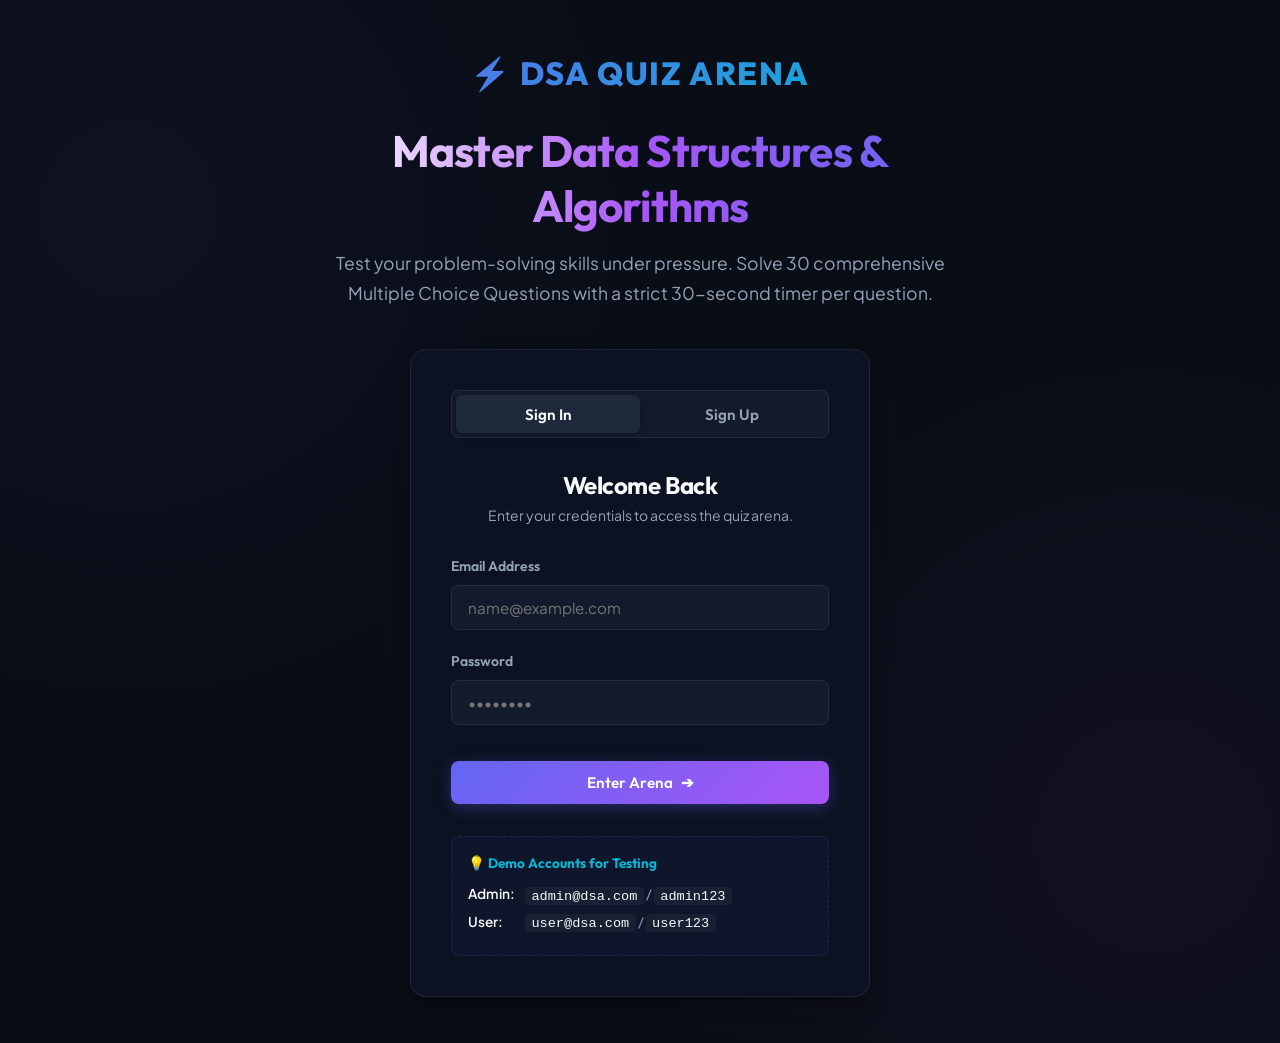
<file: index.html>
<!DOCTYPE html>
<html lang="en">
<head>
  <meta charset="UTF-8">
  <meta name="viewport" content="width=device-width, initial-scale=1.0">
  <title>DSA Quiz Application - Master Data Structures & Algorithms</title>
  <meta name="description" content="Test your DSA knowledge with this responsive 30-question quiz application featuring a live leaderboard and dynamic analytics.">
  
  <!-- Stylesheets -->
  <link rel="stylesheet" href="css/style.css">
  <link rel="stylesheet" href="css/index.css">
</head>
<body>

  <div class="container landing-container animated-fadeIn">
    
    <!-- Hero / Logo Section -->
    <div class="hero-section">
      <div class="logo">
        <span>⚡</span> DSA QUIZ ARENA
      </div>
      <h1>Master Data Structures & Algorithms</h1>
      <p class="subtitle">Test your problem-solving skills under pressure. Solve 30 comprehensive Multiple Choice Questions with a strict 30-second timer per question.</p>
    </div>

    <!-- Auth Card -->
    <div class="glass-card auth-card">
      <div class="auth-tabs">
        <button id="tab-login" class="auth-tab active" aria-selected="true">Sign In</button>
        <button id="tab-register" class="auth-tab" aria-selected="false">Sign Up</button>
      </div>

      <!-- Login Form -->
      <form id="form-login" class="auth-form active">
        <h2 class="form-title">Welcome Back</h2>
        <p class="form-subtitle">Enter your credentials to access the quiz arena.</p>

        <div class="form-group">
          <label class="form-label" for="login-email">Email Address</label>
          <input type="email" id="login-email" class="form-control" placeholder="name@example.com" required>
        </div>

        <div class="form-group">
          <label class="form-label" for="login-password">Password</label>
          <input type="password" id="login-password" class="form-control" placeholder="••••••••" required>
        </div>

        <button type="submit" class="btn btn-primary w-full mt-4">
          Enter Arena <span>➔</span>
        </button>
      </form>

      <!-- Registration Form -->
      <form id="form-register" class="auth-form">
        <h2 class="form-title">Create Account</h2>
        <p class="form-subtitle">Register to trace your rank on the leaderboard.</p>

        <div class="form-group">
          <label class="form-label" for="register-username">Username</label>
          <input type="text" id="register-username" class="form-control" placeholder="AlgoGeek" required minlength="3" maxlength="15">
        </div>

        <div class="form-group">
          <label class="form-label" for="register-email">Email Address</label>
          <input type="email" id="register-email" class="form-control" placeholder="name@example.com" required>
        </div>

        <div class="form-group">
          <label class="form-label" for="register-password">Password</label>
          <input type="password" id="register-password" class="form-control" placeholder="At least 6 characters" required minlength="6">
        </div>

        <div class="form-group">
          <label class="form-label" for="register-confirm-password">Confirm Password</label>
          <input type="password" id="register-confirm-password" class="form-control" placeholder="Repeat password" required>
        </div>

        <button type="submit" class="btn btn-primary w-full mt-4">
          Register & Join <span>➔</span>
        </button>
      </form>

      <!-- Testing Credentials Box -->
      <div class="demo-credentials">
        <div class="demo-title">💡 Demo Accounts for Testing</div>
        <div class="demo-item">
          <span>Admin:</span> <code>admin@dsa.com</code> / <code>admin123</code>
        </div>
        <div class="demo-item">
          <span>User:</span> <code>user@dsa.com</code> / <code>user123</code>
        </div>
      </div>

    </div>
  </div>

  <!-- JavaScript Modules -->
  <script type="module" src="js/auth.js"></script>
</body>
</html>
</file>
<file: css/style.css>
/* Global Styles & Design System */

@import url('https://fonts.googleapis.com/css2?family=Outfit:wght@300;400;500;600;700;800&family=Plus+Jakarta+Sans:wght@300;400;500;600;700;800&display=swap');

:root {
  /* Colors */
  --bg-primary: #090d16;
  --bg-secondary: #0f172a;
  --bg-tertiary: #1e293b;
  
  --primary: #6366f1;       /* Indigo */
  --primary-glow: rgba(99, 102, 241, 0.15);
  --secondary: #a855f7;     /* Purple */
  --secondary-glow: rgba(168, 85, 247, 0.15);
  
  --accent: #06b6d4;        /* Cyan */
  --success: #10b981;       /* Emerald */
  --warning: #f59e0b;       /* Amber */
  --error: #ef4444;         /* Rose */
  
  --text-primary: #f8fafc;
  --text-secondary: #94a3b8;
  --text-muted: #64748b;
  
  /* Borders & Shadows */
  --border-glow: rgba(255, 255, 255, 0.08);
  --border-focus: rgba(99, 102, 241, 0.5);
  --shadow-sm: 0 2px 8px -1px rgba(0, 0, 0, 0.2);
  --shadow-md: 0 10px 25px -5px rgba(0, 0, 0, 0.4);
  --shadow-lg: 0 20px 50px -12px rgba(0, 0, 0, 0.6);
  --shadow-glow: 0 0 20px 2px rgba(99, 102, 241, 0.15);
  
  /* Fonts */
  --font-heading: 'Outfit', -apple-system, BlinkMacSystemFont, "Segoe UI", Roboto, sans-serif;
  --font-body: 'Plus Jakarta Sans', -apple-system, BlinkMacSystemFont, "Segoe UI", Roboto, sans-serif;
  
  /* Layout */
  --radius-sm: 8px;
  --radius-md: 16px;
  --radius-lg: 24px;
  --transition-fast: 0.2s cubic-bezier(0.4, 0, 0.2, 1);
  --transition-normal: 0.3s cubic-bezier(0.4, 0, 0.2, 1);
}

/* Base resets */
* {
  box-sizing: border-box;
  margin: 0;
  padding: 0;
}

body {
  background-color: var(--bg-primary);
  color: var(--text-primary);
  font-family: var(--font-body);
  min-height: 100vh;
  display: flex;
  flex-direction: column;
  overflow-x: hidden;
  position: relative;
  line-height: 1.6;
}

/* Background grid & glowing patterns */
body::before {
  content: '';
  position: absolute;
  top: 0;
  left: 0;
  right: 0;
  bottom: 0;
  background-image: 
    radial-gradient(circle at 10% 20%, rgba(99, 102, 241, 0.05) 0%, transparent 40%),
    radial-gradient(circle at 90% 80%, rgba(168, 85, 247, 0.05) 0%, transparent 40%);
  z-index: -1;
  pointer-events: none;
}

h1, h2, h3, h4, h5, h6 {
  font-family: var(--font-heading);
  font-weight: 700;
  letter-spacing: -0.02em;
  color: var(--text-primary);
  line-height: 1.25;
}

/* Scrollbar styling */
::-webkit-scrollbar {
  width: 8px;
  height: 8px;
}

::-webkit-scrollbar-track {
  background: var(--bg-primary);
}

::-webkit-scrollbar-thumb {
  background: var(--bg-tertiary);
  border-radius: var(--radius-sm);
}

::-webkit-scrollbar-thumb:hover {
  background: var(--text-muted);
}

/* Common Layout Components */
.container {
  width: 100%;
  max-width: 1200px;
  margin: 0 auto;
  padding: 1.5rem;
}

.glass-card {
  background: rgba(15, 23, 42, 0.6);
  backdrop-filter: blur(16px);
  -webkit-backdrop-filter: blur(16px);
  border: 1px solid var(--border-glow);
  border-radius: var(--radius-md);
  box-shadow: var(--shadow-md);
  transition: var(--transition-normal);
}

.glass-card:hover {
  border-color: rgba(255, 255, 255, 0.12);
  box-shadow: var(--shadow-lg);
}

/* Forms & Inputs */
.form-group {
  margin-bottom: 1.25rem;
  display: flex;
  flex-direction: column;
  gap: 0.5rem;
  text-align: left;
}

.form-label {
  font-size: 0.875rem;
  font-weight: 600;
  color: var(--text-secondary);
  font-family: var(--font-heading);
}

.form-control {
  background: rgba(30, 41, 59, 0.4);
  border: 1px solid var(--border-glow);
  border-radius: var(--radius-sm);
  padding: 0.75rem 1rem;
  color: var(--text-primary);
  font-family: var(--font-body);
  font-size: 0.95rem;
  transition: var(--transition-fast);
}

.form-control:focus {
  outline: none;
  border-color: var(--primary);
  background: rgba(30, 41, 59, 0.7);
  box-shadow: 0 0 10px rgba(99, 102, 241, 0.2);
}

/* Buttons */
.btn {
  display: inline-flex;
  align-items: center;
  justify-content: center;
  padding: 0.75rem 1.5rem;
  font-family: var(--font-heading);
  font-weight: 600;
  font-size: 0.95rem;
  border-radius: var(--radius-sm);
  border: none;
  cursor: pointer;
  transition: var(--transition-fast);
  gap: 0.5rem;
  text-decoration: none;
}

.btn-primary {
  background: linear-gradient(135deg, var(--primary), var(--secondary));
  color: #fff;
  box-shadow: 0 4px 15px rgba(99, 102, 241, 0.3);
}

.btn-primary:hover {
  transform: translateY(-2px);
  box-shadow: 0 6px 20px rgba(99, 102, 241, 0.4), var(--shadow-glow);
}

.btn-primary:active {
  transform: translateY(0);
}

.btn-secondary {
  background: rgba(30, 41, 59, 0.6);
  color: var(--text-primary);
  border: 1px solid var(--border-glow);
}

.btn-secondary:hover {
  background: rgba(30, 41, 59, 0.9);
  border-color: var(--text-secondary);
}

.btn-success {
  background: var(--success);
  color: #fff;
}

.btn-success:hover {
  transform: translateY(-2px);
  box-shadow: 0 4px 12px rgba(16, 185, 129, 0.3);
}

.btn-danger {
  background: var(--error);
  color: #fff;
}

.btn-danger:hover {
  transform: translateY(-2px);
  box-shadow: 0 4px 12px rgba(239, 68, 68, 0.3);
}

.btn:disabled {
  opacity: 0.5;
  cursor: not-allowed;
  transform: none !important;
  box-shadow: none !important;
}

/* Animations */
@keyframes fadeIn {
  from { opacity: 0; transform: translateY(10px); }
  to { opacity: 1; transform: translateY(0); }
}

.animated-fadeIn {
  animation: fadeIn var(--transition-normal) forwards;
}

/* Header Utilities */
header {
  border-bottom: 1px solid var(--border-glow);
  background: rgba(15, 23, 42, 0.3);
  backdrop-filter: blur(8px);
  position: sticky;
  top: 0;
  z-index: 100;
}

.header-container {
  display: flex;
  justify-content: space-between;
  align-items: center;
  padding: 1rem 1.5rem;
  max-width: 1200px;
  margin: 0 auto;
}

.logo {
  font-family: var(--font-heading);
  font-weight: 800;
  font-size: 1.5rem;
  background: linear-gradient(135deg, var(--primary), var(--accent));
  -webkit-background-clip: text;
  -webkit-text-fill-color: transparent;
  display: flex;
  align-items: center;
  gap: 0.5rem;
  text-decoration: none;
}

.user-nav {
  display: flex;
  align-items: center;
  gap: 1rem;
}

.user-badge {
  background: rgba(99, 102, 241, 0.1);
  border: 1px solid rgba(99, 102, 241, 0.2);
  color: var(--text-primary);
  padding: 0.4rem 0.8rem;
  border-radius: 50px;
  font-size: 0.85rem;
  font-weight: 600;
}

/* Alert/Toast Toast System */
.toast-container {
  position: fixed;
  bottom: 2rem;
  right: 2rem;
  display: flex;
  flex-direction: column;
  gap: 0.75rem;
  z-index: 9999;
}

.toast {
  background: rgba(15, 23, 42, 0.9);
  border: 1px solid var(--border-glow);
  color: var(--text-primary);
  padding: 1rem 1.5rem;
  border-radius: var(--radius-sm);
  box-shadow: var(--shadow-lg);
  backdrop-filter: blur(10px);
  min-width: 280px;
  display: flex;
  align-items: center;
  gap: 0.75rem;
  animation: slideIn 0.3s cubic-bezier(0.16, 1, 0.3, 1) forwards;
}

.toast-success {
  border-left: 4px solid var(--success);
}

.toast-error {
  border-left: 4px solid var(--error);
}

.toast-info {
  border-left: 4px solid var(--accent);
}

@keyframes slideIn {
  from { transform: translateX(120%); opacity: 0; }
  to { transform: translateX(0); opacity: 1; }
}

@keyframes fadeOut {
  from { opacity: 1; }
  to { opacity: 0; transform: translateY(10px); }
}

.toast.fade-out {
  animation: fadeOut 0.3s forwards;
}

/* Utilities */
.text-center { text-align: center; }
.text-primary { color: var(--primary); }
.text-secondary { color: var(--text-secondary); }
.text-success { color: var(--success); }
.text-error { color: var(--error); }
.mt-4 { margin-top: 1rem; }
.mb-4 { margin-bottom: 1rem; }

/* Responsive adjustments */
@media (max-width: 768px) {
  .container {
    padding: 1rem;
  }
  .glass-card {
    border-radius: var(--radius-sm);
  }
}
</file>
<file: css/index.css>
/* Landing & Login Specific Styles */

.landing-container {
  display: flex;
  flex-direction: column;
  align-items: center;
  justify-content: center;
  min-height: calc(100vh - 4rem);
  text-align: center;
  gap: 2.5rem;
  padding: 3rem 1.5rem;
}

.hero-section {
  max-width: 650px;
}

.hero-section .logo {
  justify-content: center;
  margin-bottom: 1.5rem;
  font-size: 2rem;
  letter-spacing: 0.05em;
}

.hero-section h1 {
  font-size: 2.75rem;
  background: linear-gradient(to right, #ffffff, #a855f7, #6366f1);
  -webkit-background-clip: text;
  -webkit-text-fill-color: transparent;
  margin-bottom: 1rem;
}

.hero-section .subtitle {
  color: var(--text-secondary);
  font-size: 1.1rem;
  line-height: 1.7;
}

/* Auth Card */
.auth-card {
  width: 100%;
  max-width: 460px;
  padding: 2.5rem;
  position: relative;
}

.auth-tabs {
  display: flex;
  background: rgba(30, 41, 59, 0.4);
  border-radius: var(--radius-sm);
  padding: 0.25rem;
  margin-bottom: 2rem;
  border: 1px solid var(--border-glow);
}

.auth-tab {
  flex: 1;
  background: transparent;
  border: none;
  color: var(--text-secondary);
  padding: 0.6rem;
  font-family: var(--font-heading);
  font-weight: 600;
  font-size: 0.95rem;
  cursor: pointer;
  border-radius: calc(var(--radius-sm) - 2px);
  transition: var(--transition-fast);
}

.auth-tab.active {
  background: var(--bg-tertiary);
  color: var(--text-primary);
  box-shadow: var(--shadow-sm);
}

.auth-form {
  display: none;
  animation: formFade 0.4s ease;
}

.auth-form.active {
  display: block;
}

.form-title {
  font-size: 1.5rem;
  margin-bottom: 0.25rem;
}

.form-subtitle {
  color: var(--text-secondary);
  font-size: 0.875rem;
  margin-bottom: 1.75rem;
}

/* Demo Credentials Box */
.demo-credentials {
  margin-top: 2rem;
  padding: 1rem;
  background: rgba(99, 102, 241, 0.04);
  border: 1px dashed rgba(99, 102, 241, 0.2);
  border-radius: var(--radius-sm);
  font-size: 0.85rem;
  text-align: left;
}

.demo-title {
  font-weight: 700;
  color: var(--accent);
  margin-bottom: 0.5rem;
  font-family: var(--font-heading);
}

.demo-item {
  margin-bottom: 0.25rem;
  color: var(--text-secondary);
}

.demo-item span {
  font-weight: 600;
  color: var(--text-primary);
  display: inline-block;
  width: 55px;
}

.demo-item code {
  background: rgba(30, 41, 59, 0.6);
  padding: 0.1rem 0.4rem;
  border-radius: 4px;
  color: var(--text-primary);
  font-family: monospace;
}

/* Helpers */
.w-full {
  width: 100%;
}

@keyframes formFade {
  from { opacity: 0; transform: translateY(8px); }
  to { opacity: 1; transform: translateY(0); }
}

/* Responsive adjustments */
@media (max-width: 480px) {
  .auth-card {
    padding: 1.5rem;
  }
  .hero-section h1 {
    font-size: 2rem;
  }
}
</file>
<file: css/admin.css>
/* Admin Panel Specific Styles */

.admin-container {
  max-width: 1000px;
  margin: 2rem auto;
  display: flex;
  flex-direction: column;
  gap: 2rem;
}

.admin-badge {
  font-family: var(--font-heading);
  font-size: 0.7rem;
  font-weight: 700;
  text-transform: uppercase;
  background: rgba(239, 68, 68, 0.15);
  border: 1px solid rgba(239, 68, 68, 0.3);
  color: var(--error);
  padding: 0.15rem 0.45rem;
  border-radius: 4px;
  letter-spacing: 0.05em;
}

/* Dashboard Metrics Row */
.admin-dashboard-row {
  display: flex;
  justify-content: space-between;
  align-items: center;
  gap: 1.5rem;
  flex-wrap: wrap;
}

.stat-card {
  padding: 1.25rem 2rem;
  display: flex;
  flex-direction: column;
  gap: 0.25rem;
  min-width: 200px;
}

.stat-label {
  font-size: 0.8rem;
  text-transform: uppercase;
  color: var(--text-muted);
  font-weight: 700;
  letter-spacing: 0.05em;
  font-family: var(--font-heading);
}

.stat-val {
  font-size: 2.25rem;
  font-weight: 800;
  color: var(--primary);
  font-family: var(--font-heading);
  line-height: 1.1;
}

.stat-actions {
  display: flex;
  gap: 1rem;
  align-items: center;
  flex-wrap: wrap;
}

/* Questions Repository Table */
.pool-card {
  padding: 2.5rem;
}

.pool-header {
  margin-bottom: 2rem;
}

.pool-header h2 {
  font-size: 1.75rem;
  margin-bottom: 0.4rem;
}

.pool-header p {
  color: var(--text-secondary);
  font-size: 0.95rem;
}

.table-wrapper {
  overflow-x: auto;
  border-radius: var(--radius-sm);
  border: 1px solid var(--border-glow);
}

.questions-table {
  width: 100%;
  border-collapse: collapse;
  text-align: left;
}

.questions-table th {
  background: rgba(30, 41, 59, 0.5);
  color: var(--text-secondary);
  font-family: var(--font-heading);
  font-weight: 700;
  font-size: 0.85rem;
  text-transform: uppercase;
  letter-spacing: 0.05em;
  padding: 1rem 1.25rem;
  border-bottom: 2px solid var(--border-glow);
}

.questions-table td {
  padding: 1.25rem;
  border-bottom: 1px solid var(--border-glow);
  font-size: 0.95rem;
  vertical-align: top;
}

.questions-table tbody tr {
  transition: var(--transition-fast);
}

.questions-table tbody tr:hover {
  background: rgba(255, 255, 255, 0.01);
}

/* Mini Display Options inside Table Cells */
.admin-mini-options {
  display: flex;
  flex-direction: column;
  gap: 0.35rem;
  margin-top: 0.75rem;
  padding-left: 0.5rem;
  border-left: 2px solid rgba(255, 255, 255, 0.05);
}

.mini-opt {
  font-size: 0.85rem;
  color: var(--text-secondary);
}

.mini-opt.correct-indicator {
  color: var(--success);
  font-weight: 600;
}

/* Admin Actions Buttons */
.admin-actions {
  display: flex;
  gap: 0.5rem;
  justify-content: flex-end;
}

.admin-actions .btn-sm {
  padding: 0.4rem 0.8rem;
  font-size: 0.8rem;
}

/* Large Question Modal Sizing */
.admin-modal-card {
  max-width: 600px;
  max-height: 90vh;
  overflow-y: auto;
  padding: 2.5rem;
}

.admin-modal-card form {
  display: flex;
  flex-direction: column;
  gap: 1.25rem;
  margin-top: 1.5rem;
}

.admin-modal-card .form-group {
  margin-bottom: 0;
}

.admin-modal-card textarea.form-control {
  resize: vertical;
  min-height: 60px;
}

.admin-modal-card select.form-control {
  background: #1e293b;
  color: var(--text-primary);
  appearance: none;
  background-image: url("data:image/svg+xml;charset=UTF-8,%3csvg xmlns='http://www.w3.org/2000/svg' viewBox='0 0 24 24' fill='none' stroke='%2394a3b8' stroke-width='2' stroke-linecap='round' stroke-linejoin='round'%3e%3cpolyline points='6 9 12 15 18 9'%3e%3c/polyline%3e%3c/svg%3e");
  background-repeat: no-repeat;
  background-position: right 1rem center;
  background-size: 1.2em;
  padding-right: 2.5rem;
}

.admin-modal-card select.form-control option {
  background: #0f172a;
  color: var(--text-primary);
}

/* Responsive adjustments */
@media (max-width: 768px) {
  .admin-dashboard-row {
    flex-direction: column;
    align-items: stretch;
  }
  
  .stat-card {
    text-align: center;
  }

  .stat-actions {
    flex-direction: column;
    align-items: stretch;
  }
  
  .stat-actions .btn {
    width: 100%;
  }

  .pool-card {
    padding: 1.5rem;
  }
  
  .questions-table th:nth-child(1),
  .questions-table td:nth-child(1) {
    display: none; /* Hide ID column on mobile */
  }

  .admin-actions {
    flex-direction: column;
    align-items: stretch;
  }
}
</file>
<file: css/quiz.css>
/* Quiz Dashboard Styles */

.quiz-container {
  max-width: 800px;
  margin: 2rem auto;
  display: flex;
  flex-direction: column;
  gap: 1.5rem;
}

/* Stats Bar */
.stats-bar {
  display: flex;
  justify-content: space-between;
  align-items: center;
}

.progress-details {
  display: flex;
  flex-direction: column;
  gap: 0.25rem;
}

.detail-label {
  font-size: 0.8rem;
  text-transform: uppercase;
  letter-spacing: 0.1em;
  color: var(--text-muted);
  font-weight: 700;
  font-family: var(--font-heading);
}

.detail-val {
  font-size: 1.25rem;
  font-weight: 700;
  color: var(--text-primary);
  font-family: var(--font-heading);
}

/* Circular Timer */
.timer-wrapper {
  position: relative;
  width: 76px;
  height: 76px;
  display: flex;
  align-items: center;
  justify-content: center;
}

.timer-svg {
  width: 100%;
  height: 100%;
  transform: rotate(-90deg); /* Start countdown from top */
}

.timer-track {
  fill: transparent;
  stroke: rgba(255, 255, 255, 0.05);
  stroke-width: 6;
}

.timer-fill {
  fill: transparent;
  stroke: var(--primary);
  stroke-width: 6;
  stroke-linecap: round;
  /* Circumference = 2 * pi * r = 2 * 3.14159 * 34 = 213.6 */
  stroke-dasharray: 213.6;
  stroke-dashoffset: 0;
  transition: stroke-dashoffset 1s linear, stroke var(--transition-fast);
}

.timer-text {
  position: absolute;
  font-family: var(--font-heading);
  font-size: 1.35rem;
  font-weight: 700;
  color: var(--text-primary);
}

/* Timer warning states */
.timer-warning {
  stroke: var(--warning);
}

.timer-danger {
  stroke: var(--error);
  animation: pulse-timer 1s infinite alternate;
}

@keyframes pulse-timer {
  from { opacity: 1; transform: scale(1); }
  to { opacity: 0.7; transform: scale(0.95); }
}

/* Progress Bar */
.progress-bar-container {
  width: 100%;
  height: 6px;
  background: rgba(255, 255, 255, 0.05);
  border-radius: 10px;
  overflow: hidden;
  border: 1px solid var(--border-glow);
}

.progress-bar-fill {
  height: 100%;
  background: linear-gradient(to right, var(--primary), var(--secondary));
  transition: width 0.4s cubic-bezier(0.4, 0, 0.2, 1);
  border-radius: 10px;
}

/* Quiz Card & Question */
.quiz-card {
  padding: 2.5rem;
}

.question-header h2 {
  font-size: 1.5rem;
  font-weight: 600;
  line-height: 1.45;
  margin-bottom: 2rem;
  font-family: var(--font-body); /* More readable body text for question descriptions */
}

/* Options Stack */
.options-grid {
  display: flex;
  flex-direction: column;
  gap: 1rem;
}

.option-btn {
  background: rgba(30, 41, 59, 0.2);
  border: 1px solid var(--border-glow);
  border-radius: var(--radius-sm);
  padding: 1.1rem 1.5rem;
  color: var(--text-primary);
  font-family: var(--font-body);
  font-size: 1rem;
  text-align: left;
  cursor: pointer;
  transition: var(--transition-fast);
  display: flex;
  align-items: center;
  gap: 1.25rem;
  outline: none;
}

.option-btn:hover:not(:disabled) {
  background: rgba(30, 41, 59, 0.5);
  border-color: rgba(99, 102, 241, 0.4);
  transform: translateX(4px);
  box-shadow: 0 4px 12px rgba(0, 0, 0, 0.2);
}

.option-letter {
  display: flex;
  align-items: center;
  justify-content: center;
  width: 32px;
  height: 32px;
  border-radius: 50%;
  background: rgba(255, 255, 255, 0.05);
  border: 1px solid var(--border-glow);
  font-family: var(--font-heading);
  font-weight: 700;
  font-size: 0.9rem;
  color: var(--text-secondary);
  transition: var(--transition-fast);
  flex-shrink: 0;
}

.option-btn:hover:not(:disabled) .option-letter {
  background: rgba(99, 102, 241, 0.1);
  border-color: var(--primary);
  color: var(--primary);
}

/* Selected state */
.option-btn.selected {
  background: rgba(99, 102, 241, 0.15);
  border-color: var(--primary);
  box-shadow: 0 0 15px rgba(99, 102, 241, 0.2);
}

.option-btn.selected .option-letter {
  background: var(--primary);
  border-color: var(--primary);
  color: #fff;
}

/* Navigation Buttons */
.navigation-controls {
  display: flex;
  justify-content: space-between;
  margin-top: 1rem;
}

/* Modals */
.modal-overlay {
  position: fixed;
  top: 0;
  left: 0;
  right: 0;
  bottom: 0;
  background: rgba(5, 7, 12, 0.85);
  backdrop-filter: blur(8px);
  display: flex;
  align-items: center;
  justify-content: center;
  z-index: 1000;
  opacity: 0;
  pointer-events: none;
  transition: opacity var(--transition-normal);
}

.modal-overlay.active {
  opacity: 1;
  pointer-events: auto;
}

.modal-card {
  max-width: 480px;
  width: 90%;
  padding: 2.25rem;
  text-align: center;
  display: flex;
  flex-direction: column;
  gap: 1.25rem;
  transform: scale(0.9);
  transition: transform var(--transition-normal);
}

.modal-overlay.active .modal-card {
  transform: scale(1);
}

.modal-card h2 {
  font-size: 1.75rem;
  color: var(--text-primary);
}

.modal-card p {
  color: var(--text-secondary);
  font-size: 0.95rem;
  line-height: 1.6;
}

.modal-actions {
  display: flex;
  gap: 1rem;
  margin-top: 0.5rem;
}

.modal-actions .btn {
  flex: 1;
}

.warning-text {
  background: rgba(245, 158, 11, 0.1);
  border: 1px dashed var(--warning);
  color: var(--warning);
  padding: 0.75rem;
  border-radius: var(--radius-sm);
  font-size: 0.85rem;
  font-weight: 600;
}

/* Responsive adjustments */
@media (max-width: 600px) {
  .quiz-card {
    padding: 1.5rem;
  }
  
  .question-header h2 {
    font-size: 1.2rem;
    margin-bottom: 1.5rem;
  }
  
  .option-btn {
    padding: 0.9rem 1.1rem;
    font-size: 0.9rem;
  }
  
  .timer-wrapper {
    width: 64px;
    height: 64px;
  }
}
</file>
<file: css/result.css>
/* Results & Leaderboard Page Styles */

.result-container {
  max-width: 900px;
  margin: 2rem auto;
  display: flex;
  flex-direction: column;
  gap: 2rem;
}

/* Scorecard Card */
.scorecard-card {
  padding: 3rem;
  text-align: center;
}

.scorecard-card h1 {
  font-size: 2.25rem;
  margin-bottom: 2rem;
  background: linear-gradient(135deg, #fff, var(--primary), var(--accent));
  -webkit-background-clip: text;
  -webkit-text-fill-color: transparent;
}

.scorecard-grid {
  display: grid;
  grid-template-columns: 1fr 1.5fr;
  gap: 2.5rem;
  align-items: center;
  justify-items: center;
}

/* Radial Score Progress Circle */
.radial-score-wrapper {
  position: relative;
  width: 170px;
  height: 170px;
  display: flex;
  align-items: center;
  justify-content: center;
}

.radial-svg {
  width: 100%;
  height: 100%;
  transform: rotate(-90deg); /* Start circular progress at top */
}

.radial-track {
  fill: transparent;
  stroke: rgba(255, 255, 255, 0.05);
  stroke-width: 8;
}

.radial-fill {
  fill: transparent;
  stroke: url(#scoreGradient); /* Injected or solid */
  stroke: var(--primary);
  stroke-width: 8;
  stroke-linecap: round;
  /* Circumference = 2 * pi * r = 2 * 3.14159 * 50 = 314.16 */
  stroke-dasharray: 314.16;
  stroke-dashoffset: 314.16;
  transition: stroke-dashoffset 1.5s cubic-bezier(0.4, 0, 0.2, 1);
}

.radial-center {
  position: absolute;
  display: flex;
  flex-direction: column;
  align-items: center;
  justify-content: center;
}

#score-percentage {
  font-family: var(--font-heading);
  font-size: 2.5rem;
  font-weight: 800;
  color: var(--text-primary);
  line-height: 1;
}

.radial-label {
  font-size: 0.75rem;
  text-transform: uppercase;
  letter-spacing: 0.1em;
  color: var(--text-muted);
  font-weight: 700;
  margin-top: 0.25rem;
  font-family: var(--font-heading);
}

/* Metrics Details Grid */
.metrics-grid {
  display: grid;
  grid-template-columns: repeat(2, 1fr);
  gap: 1.25rem;
  width: 100%;
}

.metric-box {
  background: rgba(30, 41, 59, 0.25);
  border: 1px solid var(--border-glow);
  padding: 1.25rem 1rem;
  border-radius: var(--radius-sm);
  text-align: center;
  transition: var(--transition-fast);
}

.metric-box:hover {
  background: rgba(30, 41, 59, 0.4);
  border-color: rgba(255,255,255,0.1);
}

.metric-num {
  font-family: var(--font-heading);
  font-size: 2rem;
  font-weight: 800;
  line-height: 1;
}

.metric-label {
  display: block;
  font-size: 0.75rem;
  font-weight: 700;
  color: var(--text-muted);
  text-transform: uppercase;
  letter-spacing: 0.05em;
  margin-top: 0.5rem;
  font-family: var(--font-heading);
}

.action-buttons {
  display: flex;
  justify-content: center;
  gap: 1.5rem;
  margin-top: 2.5rem;
}

.action-buttons .btn {
  min-width: 160px;
}

/* Secondary Panels Grid (Leaderboard and Review) */
.panels-grid {
  display: flex;
  flex-direction: column;
  gap: 2.5rem;
}

.panel-card {
  padding: 2.5rem;
}

.panel-header {
  margin-bottom: 2rem;
}

.panel-header h2 {
  font-size: 1.75rem;
  margin-bottom: 0.4rem;
}

.panel-header p {
  color: var(--text-secondary);
  font-size: 0.95rem;
}

/* Leaderboard Table Styles */
.table-container {
  overflow-x: auto;
  border-radius: var(--radius-sm);
  border: 1px solid var(--border-glow);
}

.leaderboard-table {
  width: 100%;
  border-collapse: collapse;
  text-align: left;
}

.leaderboard-table th {
  background: rgba(30, 41, 59, 0.5);
  color: var(--text-secondary);
  font-family: var(--font-heading);
  font-weight: 700;
  font-size: 0.85rem;
  text-transform: uppercase;
  letter-spacing: 0.05em;
  padding: 1rem 1.25rem;
  border-bottom: 2px solid var(--border-glow);
}

.leaderboard-table td {
  padding: 1.1rem 1.25rem;
  border-bottom: 1px solid var(--border-glow);
  font-size: 0.95rem;
}

.leaderboard-table tbody tr {
  transition: var(--transition-fast);
}

.leaderboard-table tbody tr:hover {
  background: rgba(255, 255, 255, 0.02);
}

/* Rank Badges styling */
.rank-badge {
  display: inline-flex;
  align-items: center;
  justify-content: center;
  width: 28px;
  height: 28px;
  border-radius: 50%;
  font-family: var(--font-heading);
  font-weight: 800;
  font-size: 0.85rem;
}

.rank-1 {
  background: linear-gradient(135deg, #fbbf24, #f59e0b);
  color: #090d16;
}

.rank-2 {
  background: linear-gradient(135deg, #e2e8f0, #94a3b8);
  color: #090d16;
}

.rank-3 {
  background: linear-gradient(135deg, #f59e0b, #b45309);
  color: #fff;
}

.rank-default {
  color: var(--text-muted);
}

/* Review Cards Stack */
.review-stack {
  display: flex;
  flex-direction: column;
  gap: 1.5rem;
}

.review-item {
  background: rgba(30, 41, 59, 0.15);
  border: 1px solid var(--border-glow);
  border-radius: var(--radius-sm);
  padding: 1.75rem;
  display: flex;
  flex-direction: column;
  gap: 1rem;
}

.review-item.correct {
  border-left: 4px solid var(--success);
}

.review-item.wrong {
  border-left: 4px solid var(--error);
}

.review-item.skipped {
  border-left: 4px solid var(--warning);
}

.review-question {
  font-size: 1.1rem;
  font-weight: 600;
  line-height: 1.45;
  color: var(--text-primary);
}

.review-options {
  display: flex;
  flex-direction: column;
  gap: 0.5rem;
}

.review-option {
  padding: 0.75rem 1.25rem;
  border-radius: var(--radius-sm);
  font-size: 0.9rem;
  display: flex;
  align-items: center;
  gap: 1rem;
  background: rgba(30, 41, 59, 0.2);
  border: 1px solid var(--border-glow);
  color: var(--text-secondary);
}

.review-option.selected-correct {
  background: rgba(16, 185, 129, 0.1);
  border-color: var(--success);
  color: var(--success);
  font-weight: 600;
}

.review-option.selected-wrong {
  background: rgba(239, 68, 68, 0.1);
  border-color: var(--error);
  color: var(--error);
  font-weight: 600;
}

.review-option.target-correct {
  border-color: var(--success);
  border-style: dashed;
  color: var(--success);
  background: rgba(16, 185, 129, 0.03);
}

.review-badge {
  font-family: var(--font-heading);
  font-weight: 700;
  font-size: 0.8rem;
  border-radius: 50%;
  width: 22px;
  height: 22px;
  display: flex;
  align-items: center;
  justify-content: center;
  background: rgba(255, 255, 255, 0.05);
  border: 1px solid var(--border-glow);
}

.selected-correct .review-badge {
  background: var(--success);
  border-color: var(--success);
  color: #fff;
}

.selected-wrong .review-badge {
  background: var(--error);
  border-color: var(--error);
  color: #fff;
}

.target-correct .review-badge {
  border-color: var(--success);
  color: var(--success);
}

/* Explanation details block */
.explanation-box {
  background: rgba(99, 102, 241, 0.04);
  border-left: 3px solid var(--primary);
  padding: 1rem 1.25rem;
  border-radius: 0 var(--radius-sm) var(--radius-sm) 0;
  font-size: 0.875rem;
  color: var(--text-secondary);
  line-height: 1.6;
}

.explanation-title {
  font-family: var(--font-heading);
  font-weight: 700;
  color: var(--primary);
  margin-bottom: 0.35rem;
  font-size: 0.85rem;
  text-transform: uppercase;
  letter-spacing: 0.05em;
}

/* Responsive adjustments */
@media (max-width: 768px) {
  .scorecard-card {
    padding: 1.5rem;
  }
  
  .scorecard-grid {
    grid-template-columns: 1fr;
    gap: 2rem;
  }
  
  .metrics-grid {
    gap: 0.75rem;
  }
  
  .metric-box {
    padding: 1rem 0.5rem;
  }
  
  .metric-num {
    font-size: 1.5rem;
  }
  
  .action-buttons {
    flex-direction: column;
    gap: 0.75rem;
    align-items: stretch;
  }
  
  .action-buttons .btn {
    width: 100%;
  }

  .panel-card {
    padding: 1.5rem;
  }
}
</file>
